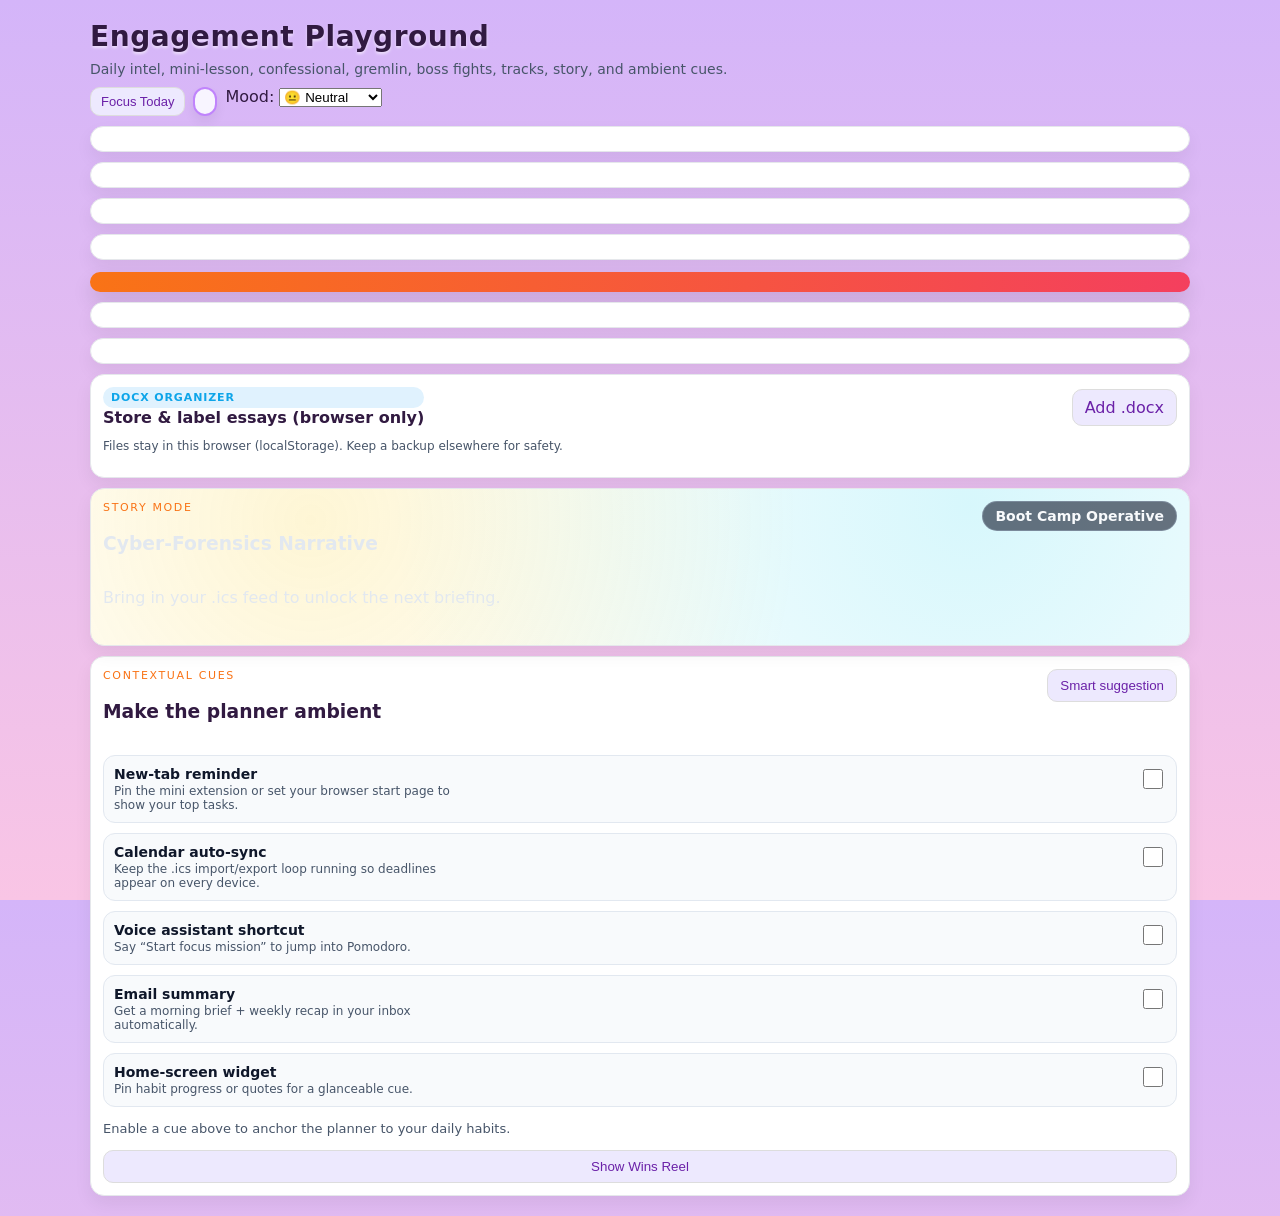
<file: engagement-tab.html>
<!doctype html>
<html lang="en">
<head>
  <meta charset="UTF-8">
  <title>Planner Engagement Hub</title>
  <link rel="stylesheet" href="Index.css">
  <style>
    body{margin:0;font-family:system-ui,-apple-system,Segoe UI,sans-serif;background:linear-gradient(180deg,var(--bg1,#e0bdfd),var(--bg2,#fbcfe8));color:var(--ink,#0f172a);}
    .wrap{max-width:1100px;margin:0 auto;padding:20px;}
    header h1{margin:0 0 8px;}
    .view-controls{display:flex;flex-wrap:wrap;gap:8px;margin:10px 0;}
    .btn{background:#ede9fe;color:#6b21a8;border:1px solid #ddd;padding:8px 12px;border-radius:10px;cursor:pointer;}
    .section-label{font-weight:700;margin-top:16px;}
    .card-shell{padding:12px;border-radius:14px;border:1px solid #e5e7eb;background:#fff;box-shadow:0 8px 18px rgba(0,0,0,.06);margin-top:10px;}
  </style>
</head>
<body>
  <div class="wrap">
    <header>
      <h1>Engagement Playground</h1>
      <p>Daily intel, mini-lesson, confessional, gremlin, boss fights, tracks, story, and ambient cues.</p>
      <div class="view-controls">
        <button class="btn" id="focus-today">Focus Today</button>
        <div id="rpg-hud" class="rpg-hud"></div>
        <div class="mood-energy">
          <label> Mood:
            <select id="mood-select">
              <option value="neutral">😐 Neutral</option>
              <option value="tired">😵‍💫 Tired</option>
              <option value="energized">🔥 Energized</option>
            </select>
          </label>
        </div>
      </div>
    </header>

    <div id="daily-intel-card" class="daily-intel-card card-shell"></div>
    <div id="mini-session" class="mini-session card-shell"></div>
    <div id="crime-card" class="crime-card card-shell"></div>
    <div id="gremlin-card" class="gremlin-card card-shell"></div>
    <div id="danger-zone" class="danger-zone"></div>
    <div id="boss-board" class="card-shell"></div>
    <div id="smart-pair-card" class="smart-pair-card card-shell"></div>
    <div id="docx-card" class="card-shell">
      <div style="display:flex;justify-content:space-between;align-items:center;gap:10px;">
        <div>
          <div class="smart-chip">Docx organizer</div>
          <strong>Store & label essays (browser only)</strong>
        </div>
        <label class="btn" for="docx-input">Add .docx</label>
        <input id="docx-input" type="file" accept=".docx" style="display:none;">
      </div>
      <p class="note">Files stay in this browser (localStorage). Keep a backup elsewhere for safety.</p>
      <div id="docx-list"></div>
    </div>

    <div id="story-mode-card" class="story-mode-card card-shell" aria-live="polite">
      <div class="story-mode-head">
        <div>
          <p class="story-chip">Story Mode</p>
          <h3>Cyber-Forensics Narrative</h3>
        </div>
        <div id="story-mode-stage" class="story-mode-stage">Boot Camp Operative</div>
      </div>
      <p id="story-mode-text">Bring in your .ics feed to unlock the next briefing.</p>
      <ul id="story-mode-list" class="story-mode-list"></ul>
      <div id="story-mode-footer" class="story-mode-footer"></div>
    </div>

    <div id="integration-card" class="integration-card card-shell">
      <div class="integration-head">
        <div>
          <p class="story-chip">Contextual Cues</p>
          <h3>Make the planner ambient</h3>
        </div>
        <button class="btn ghost" type="button" id="integration-nudge">Smart suggestion</button>
      </div>
      <div class="integration-list">
        <label class="integration-toggle">
          <div>
            <strong>New-tab reminder</strong>
            <small>Pin the mini extension or set your browser start page to show your top tasks.</small>
          </div>
          <input type="checkbox" data-integration="newTab">
        </label>
        <label class="integration-toggle">
          <div>
            <strong>Calendar auto-sync</strong>
            <small>Keep the .ics import/export loop running so deadlines appear on every device.</small>
          </div>
          <input type="checkbox" data-integration="calendar">
        </label>
        <label class="integration-toggle">
          <div>
            <strong>Voice assistant shortcut</strong>
            <small>Say “Start focus mission” to jump into Pomodoro.</small>
          </div>
          <input type="checkbox" data-integration="voice">
        </label>
        <label class="integration-toggle">
          <div>
            <strong>Email summary</strong>
            <small>Get a morning brief + weekly recap in your inbox automatically.</small>
          </div>
          <input type="checkbox" data-integration="email">
        </label>
        <label class="integration-toggle">
          <div>
            <strong>Home-screen widget</strong>
            <small>Pin habit progress or quotes for a glanceable cue.</small>
          </div>
          <input type="checkbox" data-integration="widget">
        </label>
      </div>
      <p class="integration-note" id="integration-nudge-text">Enable a cue above to anchor the planner to your daily habits.</p>
    </div>

  </div>

  <div id="toast" class="toast" role="status" aria-live="polite">Saved</div>
  <div id="celebration-overlay" class="celebration hidden" aria-live="polite">
    <div class="celebration-card">
      <div class="celebration-icon">🔥</div>
      <h3 id="celebration-title">Streak Extended!</h3>
      <p id="celebration-text">Keep this pace and HQ will promote you fast.</p>
      <button class="btn celebration-btn" id="celebration-close" type="button">Keep grinding</button>
      <div class="celebration-orbs">
        <span class="celebration-orb orb-a"></span>
        <span class="celebration-orb orb-b"></span>
        <span class="celebration-orb orb-c"></span>
      </div>
    </div>
  </div>
  <div id="duck-overlay" class="duck-overlay" aria-live="polite" style="display:none;">
     <div class="duck-face">🦆</div>
     <div class="duck-text" id="duck-text">Duck mode ready.</div>
  </div>

  <script src="Index2.js"></script>
</body>
</html>
</file>
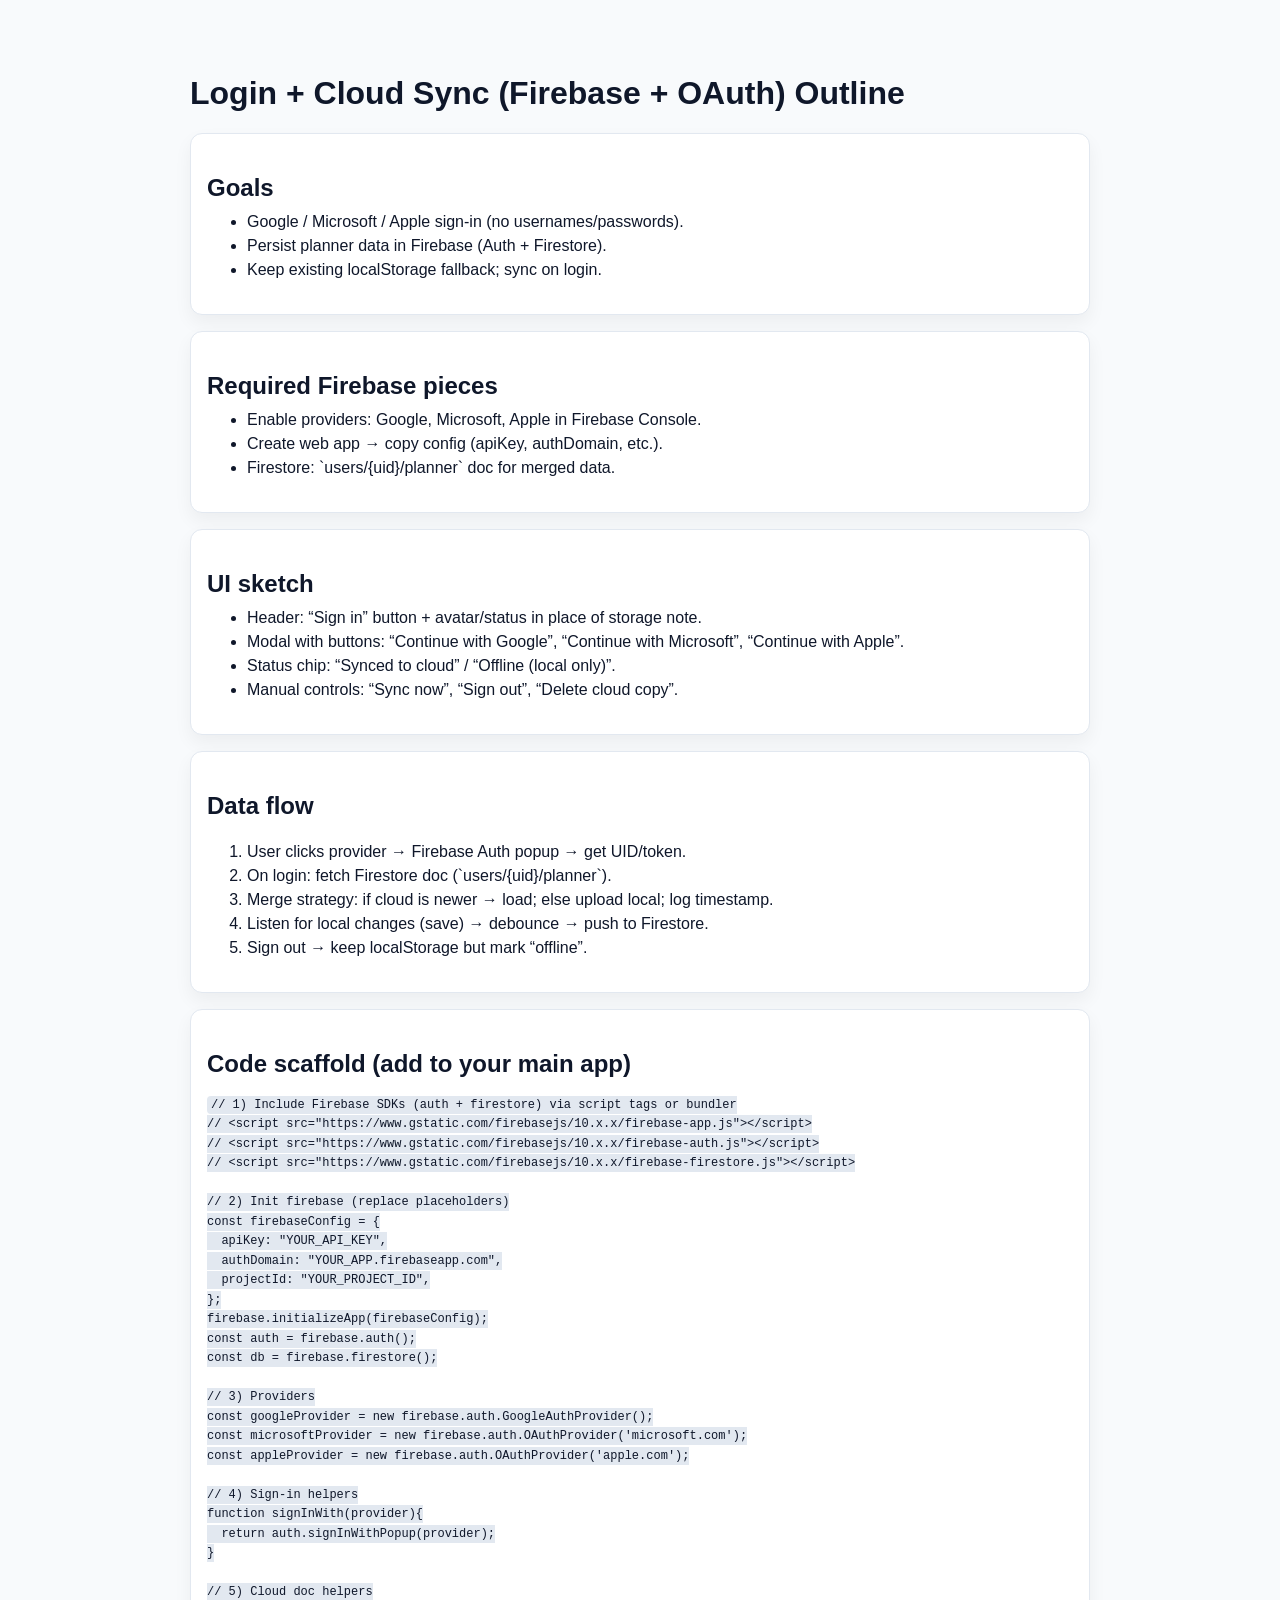
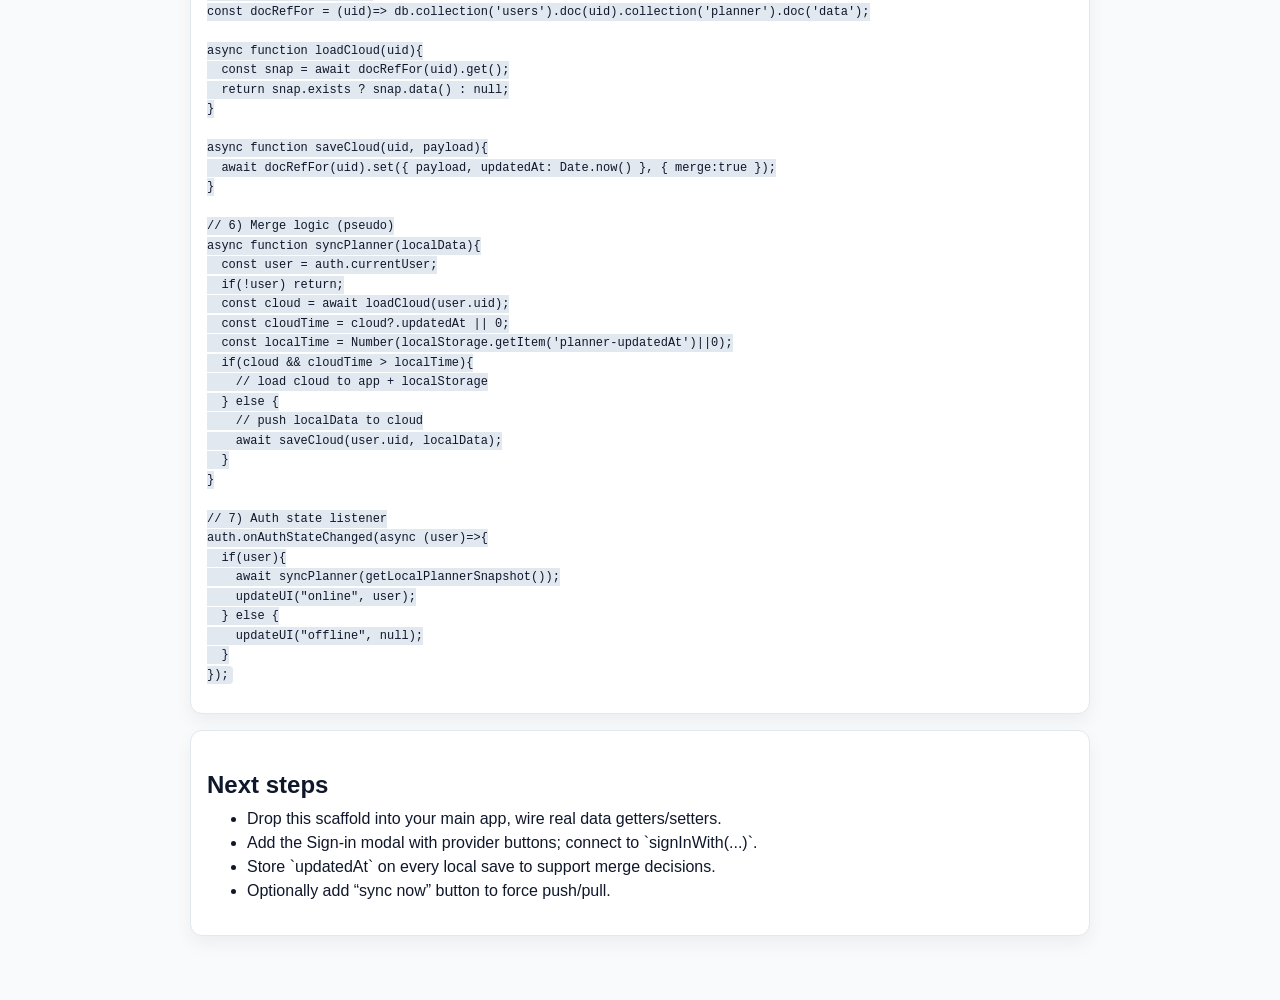
<file: login-outline.html>
<!doctype html>
<html lang="en">
<head>
  <meta charset="UTF-8">
  <title>Auth & Cloud Sync Outline</title>
  <style>
    body{font-family:Arial, sans-serif;max-width:900px;margin:2rem auto;padding:1rem;line-height:1.5;background:#f8fafc;color:#0f172a;}
    h1,h2{color:#0f172a;margin-bottom:.25rem;}
    code{background:#e2e8f0;padding:2px 4px;border-radius:4px;font-size:12px;}
    .card{background:#fff;border:1px solid #e2e8f0;border-radius:12px;padding:1rem;margin:1rem 0;box-shadow:0 8px 18px rgba(0,0,0,.05);}
    ul{margin-top:.25rem;}
  </style>
</head>
<body>
  <h1>Login + Cloud Sync (Firebase + OAuth) Outline</h1>

  <div class="card">
    <h2>Goals</h2>
    <ul>
      <li>Google / Microsoft / Apple sign-in (no usernames/passwords).</li>
      <li>Persist planner data in Firebase (Auth + Firestore).</li>
      <li>Keep existing localStorage fallback; sync on login.</li>
    </ul>
  </div>

  <div class="card">
    <h2>Required Firebase pieces</h2>
    <ul>
      <li>Enable providers: Google, Microsoft, Apple in Firebase Console.</li>
      <li>Create web app → copy config (apiKey, authDomain, etc.).</li>
      <li>Firestore: `users/{uid}/planner` doc for merged data.</li>
    </ul>
  </div>

  <div class="card">
    <h2>UI sketch</h2>
    <ul>
      <li>Header: “Sign in” button + avatar/status in place of storage note.</li>
      <li>Modal with buttons: “Continue with Google”, “Continue with Microsoft”, “Continue with Apple”.</li>
      <li>Status chip: “Synced to cloud” / “Offline (local only)”.</li>
      <li>Manual controls: “Sync now”, “Sign out”, “Delete cloud copy”.</li>
    </ul>
  </div>

  <div class="card">
    <h2>Data flow</h2>
    <ol>
      <li>User clicks provider → Firebase Auth popup → get UID/token.</li>
      <li>On login: fetch Firestore doc (`users/{uid}/planner`).</li>
      <li>Merge strategy: if cloud is newer → load; else upload local; log timestamp.</li>
      <li>Listen for local changes (save) → debounce → push to Firestore.</li>
      <li>Sign out → keep localStorage but mark “offline”.</li>
    </ol>
  </div>

  <div class="card">
    <h2>Code scaffold (add to your main app)</h2>
<pre><code>// 1) Include Firebase SDKs (auth + firestore) via script tags or bundler
// &lt;script src="https://www.gstatic.com/firebasejs/10.x.x/firebase-app.js"&gt;&lt;/script&gt;
// &lt;script src="https://www.gstatic.com/firebasejs/10.x.x/firebase-auth.js"&gt;&lt;/script&gt;
// &lt;script src="https://www.gstatic.com/firebasejs/10.x.x/firebase-firestore.js"&gt;&lt;/script&gt;

// 2) Init firebase (replace placeholders)
const firebaseConfig = {
  apiKey: "YOUR_API_KEY",
  authDomain: "YOUR_APP.firebaseapp.com",
  projectId: "YOUR_PROJECT_ID",
};
firebase.initializeApp(firebaseConfig);
const auth = firebase.auth();
const db = firebase.firestore();

// 3) Providers
const googleProvider = new firebase.auth.GoogleAuthProvider();
const microsoftProvider = new firebase.auth.OAuthProvider('microsoft.com');
const appleProvider = new firebase.auth.OAuthProvider('apple.com');

// 4) Sign-in helpers
function signInWith(provider){
  return auth.signInWithPopup(provider);
}

// 5) Cloud doc helpers
const docRefFor = (uid)=> db.collection('users').doc(uid).collection('planner').doc('data');

async function loadCloud(uid){
  const snap = await docRefFor(uid).get();
  return snap.exists ? snap.data() : null;
}

async function saveCloud(uid, payload){
  await docRefFor(uid).set({ payload, updatedAt: Date.now() }, { merge:true });
}

// 6) Merge logic (pseudo)
async function syncPlanner(localData){
  const user = auth.currentUser;
  if(!user) return;
  const cloud = await loadCloud(user.uid);
  const cloudTime = cloud?.updatedAt || 0;
  const localTime = Number(localStorage.getItem('planner-updatedAt')||0);
  if(cloud && cloudTime > localTime){
    // load cloud to app + localStorage
  } else {
    // push localData to cloud
    await saveCloud(user.uid, localData);
  }
}

// 7) Auth state listener
auth.onAuthStateChanged(async (user)=>{
  if(user){
    await syncPlanner(getLocalPlannerSnapshot());
    updateUI("online", user);
  } else {
    updateUI("offline", null);
  }
});
</code></pre>
  </div>

  <div class="card">
    <h2>Next steps</h2>
    <ul>
      <li>Drop this scaffold into your main app, wire real data getters/setters.</li>
      <li>Add the Sign-in modal with provider buttons; connect to `signInWith(...)`.</li>
      <li>Store `updatedAt` on every local save to support merge decisions.</li>
      <li>Optionally add “sync now” button to force push/pull.</li>
    </ul>
  </div>
</body>
</html>
</file>
<file: Index.css>
:root {
    --bg1:#d4b5f9; --bg2:#f9c5e5; --ink:#311a41; --card:#fff; --accent:#a855f7;
    --blue:#3b82f6; --green:#22c55e; --red:#ef4444; --amber:#f59e0b; --violet:#8b5cf6; --slate:#cbd5e1;
  }
  html,body{height:100%}
  body{ margin:0; font-family: system-ui,-apple-system,Segoe UI,Roboto,Helvetica,Arial,sans-serif;
    color:var(--ink); background: linear-gradient(180deg,var(--bg1),var(--bg2)); }
  .wrap{max-width:1100px;margin:0 auto;padding:24px}
  header h1{margin:0;font-size:28px;letter-spacing:.02em;text-shadow:0 2px 3px rgba(255,255,255,.6)}
  header p{margin:6px 0 0;color:#475569;font-size:14px}
nav{display:flex;flex-wrap:wrap;gap:8px;margin-top:12px}
.nav, nav, .controls, .view-controls{position:relative;z-index:5;}
.tab{border:2px solid #c084fc;background:#f3e8ff;color:var(--ink);padding:8px 12px;border-radius:12px;font-size:14px;cursor:pointer}
.tab[aria-selected="true"]{background:#e9d5ff;border-color:var(--accent)}
  .controls{display:flex;flex-wrap:wrap;gap:12px;margin-top:12px;align-items:center}
  .toggle{display:flex;gap:8px;align-items:center;background:#fff8; padding:6px 10px; border-radius:10px; border:1px solid #e9d5ff}
.btn{background:#ede9fe;color:#6b21a8;border:1px solid #ddd;padding:8px 12px;border-radius:10px;cursor:pointer}
.btn:disabled{opacity:.6;cursor:not-allowed}
.dark-contrast .tab,
.dark-contrast .btn,
.dark-contrast .toggle{
  background:#111827;
  color:#f8fafc !important;
  border-color:#334155;
  box-shadow:0 8px 14px rgba(0,0,0,.25);
}
.dark-contrast .tab[aria-selected="true"]{
  background:#0b1220;
  border-color:#6366f1;
}
.dark-contrast .toggle{background:#111827;}
.dark-contrast .toggle span{color:#f8fafc;}
.grid{display:grid;grid-template-columns:repeat(1,minmax(0,1fr));gap:16px; margin-top:12px}
  @media(min-width:700px){.grid{grid-template-columns:repeat(2,minmax(0,1fr))}}
  @media(min-width:1024px){.grid{grid-template-columns:repeat(3,minmax(0,1fr))}}
  .card{
    position:relative;background:var(--card);border-radius:20px;border:3px solid transparent;
    box-shadow:0 4px 8px rgba(0,0,0,.05);padding-top:26px;padding-bottom:40px;overflow:visible;
    border-image: linear-gradient(45deg,#f9a8d4,#c084fc) 1;
  }
  .day{position:absolute;top:-20px;left:50%;transform:translateX(-50%);margin:0;background:#fff;border:2px solid var(--accent);border-radius:999px;
    width:78%;padding:6px 18px;text-align:center;font-weight:600;box-shadow:0 6px 12px rgba(168,85,247,.15)}
  .content{padding:36px 16px 12px}
  .title{font-weight:600;margin-bottom:8px;color:#6b21a8}
  .row{display:flex;gap:10px;align-items:flex-start;padding:10px 12px;margin:8px 0;border-radius:14px;background:#f8fbff;border:1px solid #e2e8f0;box-shadow:0 8px 14px rgba(0,0,0,.05);position:relative;cursor:grab}
  .row::before{content:"✨";font-size:14px;position:absolute;left:10px;top:10px;}
  .row[data-tag="blue"]{background:#e0f2fe;border-color:#bfdbfe}
  .row[data-tag="blue"]::before{content:"📘";}
  .row[data-tag="green"]{background:#e7f9f0;border-color:#bbf7d0}
  .row[data-tag="green"]::before{content:"🏃";}
  .row[data-tag="red"]{background:#fff1f2;border-color:#fecdd3}
  .row[data-tag="red"]::before{content:"🍽️";}
  .row[data-tag="amber"]{background:#fef9c3;border-color:#fde68a}
  .row[data-tag="amber"]::before{content:"🧘";}
  .row[data-tag="violet"]{background:#f3e8ff;border-color:#e9d5ff}
  .row[data-tag="violet"]::before{content:"🌙";}
  .row textarea{flex:1;min-height:40px;font-size:14px;border:1px solid #e0cffc;border-radius:12px;background:#f8f5ff;padding:10px 12px;resize:vertical;box-shadow:inset 0 1px 2px rgba(0,0,0,.04)}
  .row .read{white-space:pre-wrap;font-size:14px;line-height:1.35;padding:8px 10px;border-radius:12px;background:rgba(255,255,255,.7);flex:1;}
  .remove{background:#fff;border:none;color:#a855f7;font-size:16px;cursor:pointer}
  .remove:disabled{opacity:.4;cursor:not-allowed}
  .addrow{background:#ede9fe;color:#6b21a8;border:1px solid #ddd;padding:6px 10px;border-radius:8px;cursor:pointer}
  .addrow:disabled{opacity:.6;cursor:not-allowed}
  .mood{display:flex;justify-content:center;gap:6px;padding:8px 0 12px}
  .mood span{cursor:pointer;font-size:20px;transition:transform .15s ease}
  .mood span:hover{transform:scale(1.2)}
  .mood .sel{transform:scale(1.35);filter:drop-shadow(0 0 2px rgba(168,85,247,.6))}
  .row.dragging{opacity:.6;}
  button,.tab,.btn,.addrow,.remove{
    transition:transform .15s ease,box-shadow .2s ease;
  }
  .btn-press{
    transform:translateY(1px) scale(.97);
    box-shadow:0 12px 25px rgba(49,26,65,.18) inset;
  }
  .day-toggle{background:#ede9fe;border:none;color:#6b21a8;border-radius:999px;padding:4px 10px;font-size:12px;margin:4px auto;display:none;}
  .card.collapsed .content{display:none;}
  .card.collapsed .day-toggle{transform:rotate(180deg);}
  .planner-exports{display:flex;flex-wrap:wrap;gap:8px;margin-top:8px;}
  .view-controls{display:flex;flex-wrap:wrap;gap:6px;margin-top:8px;}
  .view-controls .btn{font-size:13px;padding:6px 10px;}
  .mood span:focus-visible{outline:2px solid #a855f7;outline-offset:3px;}
  /* Decorations: use provided images, sized to fit */


  
.decor{position:fixed;z-index:3;pointer-events:none;animation:float 6s ease-in-out infinite;opacity:.95;filter: drop-shadow(0 2px 4px rgba(0,0,0,.15));}
#pglasses-icon{top:.5rem;left:.5rem;width:120px;height:auto}
#phone-icon{top:.5rem;right:1rem;width:88px;height:auto;transform:rotate(-6deg)}
  @keyframes float{0%{transform:translateY(0)}50%{transform:translateY(-10px)}100%{transform:translateY(0)}}
  .hidden{display:none!important}
  .note{font-size:12px;color:#475569}
  .toast{position:fixed;top:12px;left:50%;transform:translateX(-50%);background:#10b981;color:white;padding:10px 14px;border-radius:10px;box-shadow:0 6px 18px rgba(0,0,0,.15);z-index:50;opacity:0;transition:opacity .2s ease}
  .toast.show{opacity:1}
  .warn{background:#f59e0b}
  .err{background:#ef4444}
  .journal-card{margin-top:28px;padding:24px;border-radius:32px;background:linear-gradient(180deg,#ffe1f2,#e8ddff);box-shadow:0 30px 40px rgba(134,76,191,.25);border:1px solid rgba(255,255,255,.7);}
  .journal-card h3{margin:0 0 6px;font-size:20px;color:#79216d;}
  .journal-card p.help{margin:0 0 16px;font-size:13px;color:#5e4968;}
  .journal-form{display:grid;gap:12px;background:rgba(255,255,255,.92);border-radius:24px;padding:16px;border:1px solid #f6d5ff;}
  .journal-row{display:flex;flex-wrap:wrap;gap:12px;}
  .journal-form input,.journal-form select,.journal-form textarea{flex:1;min-width:140px;border:1px solid #e2c2f8;border-radius:10px;padding:10px;font-family:inherit;font-size:14px;background:#fff;}
  .journal-form textarea{min-height:80px;resize:vertical;}
  .journal-form button{align-self:flex-start;background:#f472b6;color:white;border:none;border-radius:12px;padding:10px 18px;font-weight:600;cursor:pointer;box-shadow:0 10px 20px rgba(244,114,182,.35);}
  .journal-feed{margin-top:18px;display:grid;gap:12px;}
  .journal-entry{background:rgba(255,255,255,.95);border-radius:18px;padding:14px;border:1px solid #f2e6ff;box-shadow:0 8px 18px rgba(95,63,116,.12);}
  .journal-entry h4{margin:0;font-size:16px;color:#6b21a8;}
  .journal-entry .meta{font-size:12px;color:#7c7491;margin:4px 0 10px;}
  .journal-empty{font-size:13px;color:#6b21a8;text-align:center;}
  .notes-card{margin-top:18px;padding:24px;border-radius:28px;background:#fff;border:2px solid #f3e8ff;box-shadow:0 20px 45px rgba(49,26,65,.15);}
  .notes-head{display:flex;flex-wrap:wrap;justify-content:space-between;gap:12px;}
  .notes-head h3{margin:0;font-size:22px;color:#6b21a8;}
  .notes-controls{display:flex;flex-wrap:wrap;gap:8px;}
  .notes-importer{margin:18px 0;display:grid;gap:8px;}
  .notes-importer textarea{width:100%;min-height:100px;border:1px solid #e0d7fc;border-radius:12px;padding:10px;font-family:inherit;font-size:14px;}
  .notes-feed{display:grid;gap:14px;}
  .note-entry{border:1px solid #e0d7fc;border-radius:16px;padding:14px;background:#fdfbff;}
  .note-entry h4{margin:0;font-size:16px;color:#4c1d95;}
  .note-meta{font-size:12px;color:#6b6b89;margin:4px 0 8px;}
  .notes-empty{font-size:13px;color:#6b6b89;text-align:center;padding:16px;border:1px dashed #d6c6ff;border-radius:14px;background:#fcfaff;}
  .habit-row{display:flex;flex-direction:column;gap:12px;padding:16px;border-radius:18px;border:1px solid #f5d9ff;background:#fff;box-shadow:0 10px 20px rgba(134,76,191,.08);}
  @media(min-width:700px){.habit-row{flex-direction:row;justify-content:space-between;align-items:center;}}
  .habit-info{display:flex;align-items:center;gap:10px;flex:1;}
  .habit-info input,.habit-info select{border:1px solid #e0c7ff;border-radius:10px;padding:6px 10px;font-size:14px;}
  .habit-days{display:flex;flex-wrap:wrap;gap:6px;align-items:center;}
  .habit-day{width:32px;height:32px;border-radius:50%;border:1px solid #e2e8f0;background:#fff;color:#6b21a8;font-weight:600;cursor:pointer;transition:.15s;box-shadow:0 4px 8px rgba(105,65,159,.12);}
  .habit-day.on{background:#a855f7;color:#fff;border-color:#9333ea;box-shadow:0 8px 14px rgba(168,85,247,.3);}
  .habit-empty{font-size:13px;color:#6b21a8;text-align:center;padding:18px;border-radius:14px;border:1px dashed #d5b4f3;background:#fff5ff;}
  .habit-history{display:flex;gap:6px;margin-top:6px;}
  .habit-history-day{width:18px;height:18px;border-radius:999px;border:1px solid #f5d9ff;background:#fdf5ff;box-shadow:0 2px 6px rgba(134,76,191,.12);}
  .habit-history-day.on{background:#a855f7;border-color:#a855f7;box-shadow:0 4px 12px rgba(168,85,247,.35);}
  .habit-streak{margin-left:auto;font-size:12px;color:#6b21a8;display:flex;flex-direction:column;align-items:flex-end;}
  .habit-streak-best{font-size:10px;color:#4c1d95;margin-top:2px;}
  .habit-streak-hub{margin-bottom:12px;padding:10px;border-radius:18px;background:#f8f2ff;border:1px solid #e0d7ff;display:flex;flex-direction:column;gap:8px;}
  .habit-streak-days{display:flex;gap:6px;flex-wrap:wrap;}
  .habit-streak-day{display:flex;flex-direction:column;align-items:center;gap:4px;width:52px;padding:6px;border-radius:12px;border:1px solid transparent;font-size:12px;background:#fff5ff;color:#6b21a8;}
  .habit-streak-day.on{background:#ecfdf3;border-color:#bbf7d0;color:#065f46;box-shadow:0 4px 12px rgba(34,197,94,.2);}
  .habit-streak-day .day-label{font-size:10px;font-weight:600;text-transform:uppercase;letter-spacing:.1em;}
  .habit-streak-day .fire-icon{font-size:18px;}
  .habit-streak-info{font-size:13px;color:#4c1d95;font-weight:600;}
  .streak-freeze-bar{background:#0f172a;color:#e2e8f0;border-radius:16px;padding:10px 12px;display:flex;flex-wrap:wrap;gap:10px;align-items:center;border:1px solid #1e293b;box-shadow:0 10px 22px rgba(15,23,42,.3);}
  .streak-freeze-bar .freeze-title{font-weight:700;font-size:15px;margin-bottom:2px;}
  .streak-freeze-bar .freeze-note{font-size:12px;color:#cbd5e1;}
  .streak-freeze-bar .freeze-actions{display:flex;gap:8px;align-items:center;flex-wrap:wrap;margin-left:auto;}
  .streak-freeze-bar .freeze-count{background:#111827;padding:6px 10px;border-radius:10px;border:1px solid #1f2a44;font-weight:700;}
  .streak-freeze-bar .btn{background:#1f2937;color:#f8fafc;border-color:#334155;}
  .streak-freeze-bar .btn:disabled{opacity:.55;}
  #confetti-wrapper{pointer-events:none;position:fixed;inset:0;overflow:hidden;z-index:60;}
  .confetti-piece{position:absolute;top:-10px;width:10px;height:4px;border-radius:999px;opacity:0;animation:confetti-fall 2s linear forwards;}
  @keyframes confetti-fall{
    0%{opacity:1;transform:translateY(0) rotate(0deg);}
    100%{opacity:0;transform:translateY(100vh) rotate(360deg);}
  }

  /* Pomodoro timer */
  .pomo-card{background:#171a2b;color:#e8eaf6;border-radius:24px;padding:24px;margin-top:12px;box-shadow:0 18px 35px rgba(15,18,34,.45);}
  .pomo-header{display:flex;flex-wrap:wrap;justify-content:space-between;gap:12px;margin-bottom:18px;}
  .pomo-durations{margin-top:4px;font-size:13px;color:#a8acc7;}
  .pomo-focus-input{display:flex;align-items:center;gap:8px;font-size:14px;color:#e8eaf6;}
  .pomo-focus-input input{width:70px;padding:6px 8px;border-radius:10px;border:1px solid rgba(255,255,255,.25);background:#0f1222;color:#e8eaf6;}
  .pomo-layout{display:grid;grid-template-columns:1.1fr .9fr;gap:16px;}
  @media(max-width:900px){.pomo-layout{grid-template-columns:1fr;}}
  .pomo-panel,.pomo-side-card{background:rgba(255,255,255,.03);border:1px solid rgba(255,255,255,.08);border-radius:18px;padding:18px;}
  .pomo-status{display:flex;justify-content:space-between;align-items:center;font-size:14px;color:#a8acc7;}
  .pomo-circle{width:200px;height:200px;margin:12px auto;border-radius:50%;background:conic-gradient(#7c8cff var(--deg,0deg),#1f2344 var(--deg,0deg));display:flex;align-items:center;justify-content:center;position:relative;transition:background .3s ease;box-shadow:0 10px 30px rgba(0,0,0,.35);}
  .pomo-circle::after{content:"";position:absolute;inset:18px;border-radius:50%;background:#0f1222;box-shadow:inset 0 2px 6px rgba(0,0,0,.55);}
  .pomo-time{font-size:64px;font-weight:700;text-align:center;font-variant-numeric:tabular-nums;margin:0;position:relative;z-index:1;}
  .pomo-progress{display:none;}
  .pomo-mode{text-align:center;color:#a8acc7;font-size:13px;margin:8px 0;}
  .pomo-dots{display:flex;gap:10px;justify-content:center;margin:12px 0;}
  .pomo-dot{width:16px;height:16px;border-radius:50%;background:#2a2f54;border:1px solid rgba(255,255,255,.25);}
  .pomo-dot.on{background:conic-gradient(from 180deg,#7c8cff,#39d98a);box-shadow:0 0 16px rgba(124,140,255,.4);}
  .pomo-controls-row{display:flex;flex-wrap:wrap;gap:10px;justify-content:center;margin-top:14px;}
  .pomo-btn{border:none;border-radius:12px;padding:10px 16px;font-weight:600;cursor:pointer;box-shadow:0 8px 16px rgba(0,0,0,.35);}
  .pomo-btn.primary{background:linear-gradient(180deg,#7c8cff,#4b56d6);color:white;}
  .pomo-btn.ghost{background:transparent;color:#e8eaf6;border:1px solid rgba(255,255,255,.25);box-shadow:none;}
  .pomo-btn.danger{background:#ff6b6b;color:white;}
  .pomo-side{display:grid;gap:12px;}
  .pomo-task-suggest{display:flex;align-items:center;justify-content:space-between;gap:12px;flex-wrap:wrap;padding:12px;border-radius:14px;border:1px dashed rgba(255,255,255,.25);background:rgba(57,217,138,.08);font-size:14px;}
  .pomo-task-suggest strong{color:#d7ffe8;}
  .pomo-pill{padding:10px 12px;border-radius:14px;background:rgba(255,255,255,.05);border:1px solid rgba(255,255,255,.08);display:flex;flex-direction:column;gap:4px;font-size:13px;}
  .pomo-pill.done{background:rgba(57,217,138,.18);border-color:#39d98a;}
  .pomo-check{display:flex;align-items:center;gap:6px;font-size:12px;color:#d7ffe8;margin-top:4px;}
  .pomo-check input{width:16px;height:16px;accent-color:#39d98a;}
  .pomo-shortcuts{display:grid;gap:8px;}
  .pomo-shortcuts div{display:flex;justify-content:space-between;align-items:center;padding:8px 10px;border-radius:12px;background:rgba(255,255,255,.04);border:1px solid rgba(255,255,255,.08);font-size:14px;}
  .pomo-shortcuts .kbd{background:#10122a;border-color:rgba(255,255,255,.15);color:#e8eaf6;}
  .pomo-side-card .note{color:#cbd5f5;margin-top:10px;font-size:12px;}
  .pomo-weekdays{display:flex;flex-wrap:wrap;gap:6px;margin-top:8px;}
.pomo-weekday{width:30px;height:30px;border-radius:8px;border:1px solid rgba(255,255,255,.15);background:rgba(255,255,255,.06);color:#e8eaf6;font-weight:700;cursor:pointer;display:flex;align-items:center;justify-content:center;transition:.15s;}
.pomo-weekday.on{background:rgba(57,217,138,.22);border-color:#39d98a;box-shadow:0 0 10px rgba(57,217,138,.35);}

/* Class dashboard */
.class-dashboard{display:flex;flex-direction:column;gap:14px;background:rgba(255,255,255,.85);border:2px solid #f3e8ff;border-radius:18px;padding:16px;}
.class-filter{display:flex;flex-wrap:wrap;gap:8px;}
.class-tabs{display:flex;flex-wrap:wrap;gap:8px;}
.class-tab{border:2px solid #c084fc;background:#f9f5ff;color:#4c1d95;padding:8px 12px;border-radius:12px;cursor:pointer;font-weight:600;}
.class-tab.on{background:#e9d5ff;}
.class-card{background:white;border:2px solid #e5e7eb;border-radius:16px;padding:14px;box-shadow:0 6px 14px rgba(0,0,0,.05);}
.class-card-head{display:flex;align-items:center;justify-content:space-between;gap:12px;}
.class-term-pill{background:#eef2ff;color:#4338ca;border-radius:999px;padding:6px 10px;font-size:12px;font-weight:700;border:1px solid #c7d2fe;}
.class-assignments{display:flex;flex-direction:column;gap:10px;margin-top:10px;}
.class-assignment{border:1px solid #e5e7eb;border-radius:10px;padding:10px 12px;background:#faf5ff;}
.class-assignment-title{font-weight:700;font-size:14px;color:#4c1d95;}
.class-assignment-meta{font-size:12px;color:#475569;margin-top:4px;}
.class-path-card{margin-top:10px;padding:14px;border-radius:18px;background:#0b1624;border:1px solid #13253d;box-shadow:0 14px 28px rgba(15,23,42,.35);color:#e2e8f0;position:relative;overflow:hidden;}
.class-path-card::after{content:"";position:absolute;inset:0;background:radial-gradient(circle at 20% 30%,rgba(168,85,247,.08),transparent 46%),radial-gradient(circle at 80% 80%,rgba(16,185,129,.08),transparent 50%);pointer-events:none;}
.class-path-head{display:flex;justify-content:space-between;gap:10px;align-items:center;}
.class-path-title{font-weight:800;letter-spacing:.03em;}
.class-path{display:flex;flex-direction:column;gap:18px;margin-top:12px;position:relative;}
.class-path::before{content:"";position:absolute;left:50%;top:18px;bottom:18px;width:4px;background:linear-gradient(180deg,#fbbf24,#22d3ee);opacity:.5;transform:translateX(-50%);border-radius:999px;}
.path-step{display:flex;align-items:center;gap:12px;position:relative;}
.path-step.alt{flex-direction:row-reverse;}
.path-connector{position:absolute;left:50%;bottom:-16px;transform:translateX(-50%);width:4px;height:22px;background:linear-gradient(180deg,#22d3ee,transparent);opacity:.7;}
.path-node{width:68px;height:68px;border-radius:999px;display:flex;align-items:center;justify-content:center;font-size:28px;font-weight:800;color:#0f172a;background:#fef3c7;border:3px solid #fcd34d;box-shadow:0 8px 18px rgba(0,0,0,.35);}
.path-node.done{background:#16a34a;color:#ecfdf3;border-color:#86efac;box-shadow:0 10px 20px rgba(22,163,74,.35);}
.path-node.next{background:#38bdf8;color:#0b1727;border-color:#67e8f9;}
.path-label{background:rgba(255,255,255,.05);border:1px solid rgba(226,232,240,.12);padding:8px 10px;border-radius:12px;backdrop-filter:blur(6px);max-width:360px;}
.path-label strong{display:block;font-size:14px;color:#f8fafc;}
.path-label small{display:block;font-size:12px;color:#cbd5e1;margin-top:2px;}

.rpg-hud{display:flex;align-items:center;gap:10px;padding:8px 10px;border:2px solid #c084fc;border-radius:14px;background:#f8f5ff;box-shadow:0 6px 12px rgba(0,0,0,.06);}
.rpg-title{font-weight:700;color:#6b21a8;}
.rpg-level{font-weight:600;color:#4c1d95;}
.rpg-progress{display:flex;flex-direction:column;gap:4px;min-width:160px;}
.rpg-bar{height:10px;border-radius:999px;border:1px solid #d8b4fe;background:#f3e8ff;overflow:hidden;}
.rpg-bar span{display:block;height:100%;background:linear-gradient(90deg,#a855f7,#f472b6);}
.rpg-xp{font-size:12px;color:#475569;}

.daily-streak-chip{display:flex;align-items:center;gap:10px;min-width:220px;padding:8px 12px;border-radius:14px;border:2px solid #22c55e;background:linear-gradient(120deg,#bbf7d0,#bfdbfe);color:#064e3b;box-shadow:0 10px 18px rgba(59,130,246,.18);}
.daily-streak-icon{font-size:22px;line-height:1;}
.daily-streak-label{font-size:12px;font-weight:700;letter-spacing:.02em;text-transform:uppercase;}
.daily-streak-count{font-size:18px;font-weight:800;}
.daily-streak-meta{font-size:12px;color:#065f46;}
.dark-contrast .daily-streak-chip{background:linear-gradient(120deg,#0f172a,#0b1220);border-color:#10b981;color:#e2e8f0;box-shadow:0 14px 28px rgba(0,0,0,.35);}
.dark-contrast .daily-streak-meta{color:#a5f3fc;}

.file-input-hidden{position:absolute;left:-9999px;}
.file-label{cursor:pointer;}

.habit-card{padding:24px;background:#fff7ff;border-image:none;border:3px solid #f0d7ff;box-shadow:0 18px 35px rgba(134,76,191,.25);}
.habit-header{display:flex;flex-wrap:wrap;justify-content:space-between;align-items:center;gap:12px;margin-bottom:18px;}
.habit-title{margin:0;font-size:24px;color:#79216d;}
.habit-list{display:flex;flex-direction:column;gap:12px;}
.habit-actions{display:flex;flex-wrap:wrap;gap:8px;margin-top:18px;}

.settings-panel{display:flex;flex-direction:column;gap:12px;}
.card-persist{background:#fff7ff;border:3px solid #f3dcff;}
.card-reset{background:#fffdf7;border:3px solid #ffdcb8;}
.tight-heading{margin-top:0;margin-bottom:6px;}
.reset-btn{margin-top:8px;}

.danger-zone{margin-top:12px;background:linear-gradient(90deg,#f97316,#f43f5e);padding:10px 12px;border-radius:14px;box-shadow:0 10px 20px rgba(0,0,0,.12);color:#fff;display:flex;flex-direction:column;gap:8px;}
.danger-label{font-weight:800;letter-spacing:.08em;text-transform:uppercase;font-size:11px;}
.danger-list{display:flex;flex-direction:column;gap:8px;}
.danger-item{background:rgba(255,255,255,.12);border:1px solid rgba(255,255,255,.25);border-radius:10px;padding:8px 10px;color:#fff;}
.danger-item.boss{border-color:#fff;box-shadow:0 0 0 2px rgba(255,255,255,.4);}
.danger-head{display:flex;align-items:center;justify-content:space-between;gap:10px;font-size:13px;}
.danger-title{font-weight:700;flex:1;}
.danger-status{font-weight:600;}
.danger-bar{margin-top:6px;height:8px;border-radius:999px;background:rgba(255,255,255,.3);overflow:hidden;}
.danger-bar span{display:block;height:100%;background:linear-gradient(90deg,#22c55e,#facc15);}
.danger-empty{color:#fff;font-weight:600;}
.danger-done-btn{background:rgba(255,255,255,.15);color:#fff;border:1px solid rgba(255,255,255,.35);padding:4px 8px;border-radius:8px;font-size:12px;cursor:pointer;}
.danger-done-btn:hover{background:rgba(255,255,255,.25);}
.danger-resource-card{background:rgba(255,255,255,.12);border:1px solid rgba(255,255,255,.28);border-radius:12px;padding:10px 12px;display:flex;flex-direction:column;gap:8px;color:#fff;}
.resource-head{display:flex;justify-content:space-between;align-items:flex-end;gap:10px;flex-wrap:wrap;}
.resource-title{font-weight:800;letter-spacing:.02em;}
.resource-sub{font-size:12px;opacity:.85;}
.resource-grid{display:flex;flex-wrap:wrap;gap:10px;}
.resource-pill{flex:1;min-width:220px;background:rgba(255,255,255,.08);border:1px solid rgba(255,255,255,.25);border-radius:10px;padding:10px;display:flex;flex-direction:column;gap:6px;}
.resource-label{font-weight:700;font-size:14px;}
.resource-note{margin:0;font-size:12px;opacity:.9;}
.resource-links{display:flex;gap:8px;flex-wrap:wrap;}
.resource-link{background:#fff;color:#0f172a;padding:6px 10px;border-radius:8px;font-weight:700;font-size:12px;text-decoration:none;box-shadow:0 6px 14px rgba(0,0,0,.18);}
.resource-link:hover{transform:translateY(-1px);}
.boss-card{margin-top:10px;background:rgba(0,0,0,.15);border:1px solid rgba(255,255,255,.4);border-radius:12px;padding:10px;box-shadow:0 10px 18px rgba(0,0,0,.18);color:#fff;}
.boss-head{display:flex;justify-content:space-between;align-items:center;font-weight:700;}
.boss-meta{font-size:12px;opacity:.9;}
.boss-visual{margin-top:8px;display:flex;align-items:center;gap:12px;}
.boss-monster{width:54px;height:54px;image-rendering:pixelated;background:linear-gradient(135deg,#a855f7,#ec4899);border:2px solid #fff;border-radius:8px;box-shadow:4px 6px 0 rgba(0,0,0,.25), inset 0 -6px 0 rgba(0,0,0,.2);}
.boss-monster::after{content:"";display:block;width:100%;height:100%;background:
  linear-gradient(90deg, transparent 45%, rgba(255,255,255,.4) 45%, rgba(255,255,255,.4) 55%, transparent 55%),
  linear-gradient(180deg, rgba(0,0,0,.25) 60%, transparent 60%);
}
.boss-bar{flex:1;height:12px;border-radius:999px;background:rgba(255,255,255,.25);overflow:hidden;border:1px solid rgba(255,255,255,.4);}
.boss-bar span{display:block;height:100%;background:linear-gradient(90deg,#22c55e,#facc15);}
.boss-note{font-size:12px;margin-top:8px;color:#f8fafc;}
.boss-attack{position:relative;display:block;}
.boss-attack.shell{width:12px;height:12px;border-radius:4px;background:#fbbf24;box-shadow:0 0 0 2px #78350f inset;animation:shootShell 1s ease-out forwards;}
.boss-attack.slash{width:36px;height:6px;background:linear-gradient(90deg,#f472b6,#a855f7);border-radius:3px;animation:slash 0.8s ease-out forwards;}
.boss-attack.blast{width:16px;height:16px;border-radius:50%;background:radial-gradient(circle,#22d3ee 0%,#0ea5e9 60%,transparent 100%);animation:blast 0.9s ease-out forwards;}
.boss-attack.spark{width:10px;height:10px;background:#facc15;border-radius:2px;box-shadow:0 0 10px #fde68a;animation:spark 0.7s ease-out forwards;}
@keyframes shootShell{0%{transform:translateX(-60px) translateY(-12px) scale(.8);opacity:0.8;}80%{opacity:1;}100%{transform:translateX(80px) translateY(6px) scale(1);opacity:0;}}
@keyframes slash{0%{transform:translateX(-50px) translateY(0) rotate(-6deg);opacity:1;}100%{transform:translateX(70px) translateY(-6px) rotate(6deg);opacity:0;}}
@keyframes blast{0%{transform:translateX(-40px) translateY(-10px) scale(.7);opacity:.9;}100%{transform:translateX(60px) translateY(0) scale(1.4);opacity:0;}}
@keyframes spark{0%{transform:translateX(-30px) translateY(-6px) scale(.5);opacity:1;}100%{transform:translateX(50px) translateY(4px) scale(1);opacity:0;}}

/* Threat card */
.threat-card{margin-top:8px;padding:10px;border-radius:12px;border:1px solid rgba(255,255,255,.4);background:rgba(0,0,0,.15);color:#fff;box-shadow:0 10px 20px rgba(0,0,0,.2);}
.threat-head{display:flex;justify-content:space-between;align-items:center;font-weight:700;}
.threat-badge{padding:4px 10px;border-radius:999px;font-size:12px;border:1px solid rgba(255,255,255,.4);}
.threat-gauge{margin-top:8px;height:10px;border-radius:999px;background:rgba(255,255,255,.2);overflow:hidden;}
.threat-gauge span{display:block;height:100%;background:linear-gradient(90deg,#22c55e,#ef4444);}
.threat-detail{margin-top:6px;font-size:12px;opacity:.9;}
.threat-card.level-green .threat-badge{background:#16a34a;border-color:#22c55e;}
.threat-card.level-yellow .threat-badge{background:#f59e0b;border-color:#fbbf24;}
.threat-card.level-orange .threat-badge{background:#f97316;border-color:#fb923c;}
.threat-card.level-red .threat-badge{background:#ef4444;border-color:#f87171;animation:threatPulse 1.6s ease-in-out infinite;}
@keyframes threatPulse{0%{box-shadow:0 0 0 0 rgba(239,68,68,.5);}70%{box-shadow:0 0 0 12px rgba(239,68,68,0);}100%{box-shadow:0 0 0 0 rgba(239,68,68,0);}}

.reply-card{margin-top:10px;padding:10px;border-radius:12px;border:1px solid rgba(255,255,255,.3);background:rgba(255,255,255,.08);color:#fff;display:flex;flex-direction:column;gap:8px;}
.reply-head{display:flex;justify-content:space-between;font-weight:700;}
.reply-meta{font-size:12px;opacity:.9;}
.reply-bar{height:10px;border-radius:999px;background:rgba(255,255,255,.2);overflow:hidden;}
.reply-bar span{display:block;height:100%;background:linear-gradient(90deg,#22c55e,#facc15);}
.reply-actions{display:flex;gap:8px;flex-wrap:wrap;}
.reply-actions .btn{padding:6px 10px;font-size:12px;}
.reply-note{font-size:12px;opacity:.9;}
.stability-strip{margin-top:8px;padding:10px;border-radius:12px;background:rgba(255,255,255,.08);border:1px solid rgba(255,255,255,.3);color:#fff;display:flex;flex-direction:column;gap:6px;}
.stability-strip.hidden{display:none;}
.stability-head{display:flex;justify-content:space-between;font-weight:700;}
.stability-meta{font-size:12px;opacity:.9;}
.stability-bar{height:10px;border-radius:999px;background:rgba(255,255,255,.2);overflow:hidden;}
.stability-bar span{display:block;height:100%;background:linear-gradient(90deg,#22c55e,#22d3ee);}
.stability-note{font-size:12px;opacity:.9;}

/* Bunker Mode */
body.theme-bunker{
  background:radial-gradient(circle at 20% 20%,#1e2328 0%,#0d0f12 45%,#0a0c0f 100%);
  color:#e5e7eb;
  font-family:"Consolas","SFMono-Regular","JetBrains Mono",monospace;
}
body.theme-bunker .card,
body.theme-bunker .class-card,
body.theme-bunker .workout-table-card{
  background:linear-gradient(180deg,#111418,#0c0e11);
  border:1px solid #334155;
  color:#e2e8f0;
  box-shadow:0 16px 30px rgba(0,0,0,.45);
}
body.theme-bunker .tab,
body.theme-bunker .btn,
body.theme-bunker .toggle,
body.theme-bunker .addrow,
body.theme-bunker .remove{
  background:#0f172a;
  color:#e2e8f0;
  border:1px solid #475569;
  box-shadow:0 10px 24px rgba(0,0,0,.35);
}
body.theme-bunker .tab[aria-selected="true"]{
  background:#111827;
  border-color:#22d3ee;
  color:#c7d2fe;
}
body.theme-bunker .danger-zone{
  background:linear-gradient(135deg,#1f2937,#111827);
  border:1px solid #eab308;
}
body.theme-bunker .danger-item{background:rgba(234,179,8,.12);border-color:rgba(234,179,8,.5);}
body.theme-bunker .danger-bar{background:rgba(255,255,255,.15);}
body.theme-bunker .danger-bar span{background:linear-gradient(90deg,#22c55e,#eab308);}
body.theme-bunker .danger-resource-card{background:rgba(15,23,42,.75);border-color:rgba(241,245,249,.12);}
body.theme-bunker .resource-link{background:#0b1220;color:#e2e8f0;border:1px solid rgba(226,232,240,.2);}
body.theme-bunker .rpg-hud,
body.theme-bunker .ghost-card{background:#0b1220;border-color:#334155;color:#e2e8f0;}
body.theme-bunker .chatbot-panel{background:#0f172a;border-color:#334155;color:#e2e8f0;}
body.theme-bunker .chatbot-message.bot{background:#0b1220;color:#22d3ee;}
body.theme-bunker .chatbot-message.user{background:#1f2937;color:#fbbf24;}
body.theme-bunker .day{background:#0f172a;border-color:#22d3ee;color:#c7d2fe;}
body.theme-bunker .title{color:#eab308;}
body.theme-bunker .note{color:#94a3b8;}
body.theme-bunker:not(.bunker-no-flicker) .wrap::after{
  content:"";
  position:fixed;
  inset:0;
  pointer-events:none;
  background:repeating-linear-gradient(0deg,rgba(255,255,255,.02) 0,rgba(255,255,255,.02) 1px,transparent 2px,transparent 4px);
  mix-blend-mode:screen;
  animation:bunker-flicker 6s infinite ease-in-out;
}
@keyframes bunker-flicker{
  0%,100%{opacity:0.08;}
  10%{opacity:0.2;}
  20%{opacity:0.05;}
  35%{opacity:0.18;}
  50%{opacity:0.07;}
  65%{opacity:0.14;}
  80%{opacity:0.04;}
}
.danger-view{display:flex;flex-direction:column;gap:14px;}
.story-mode-card{margin-top:16px;padding:18px;background:#030712;border-radius:18px;border:1px solid rgba(15,23,42,.6);box-shadow:0 20px 40px rgba(2,6,23,.4);color:#e2e8f0;position:relative;overflow:hidden;z-index:1;}
.story-mode-card::after{content:"";position:absolute;inset:0;background:radial-gradient(circle at 20% 20%,rgba(250,204,21,.18),transparent 55%),radial-gradient(circle at 80% 10%,rgba(34,211,238,.18),transparent 65%);pointer-events:none;}
.story-mode-card > *{position:relative;z-index:1;}
.story-chip{margin:0;font-size:11px;text-transform:uppercase;letter-spacing:.15em;color:#f97316;}
.story-mode-head{display:flex;justify-content:space-between;align-items:flex-start;gap:12px;}
.story-mode-stage{font-weight:700;font-size:14px;padding:6px 12px;border-radius:999px;background:rgba(15,23,42,.6);border:1px solid rgba(148,163,184,.5);color:#f8fafc;}
.story-mode-text{margin:10px 0 8px;font-size:14px;line-height:1.4;}
.story-mode-list{margin:0;padding-left:16px;display:flex;flex-direction:column;gap:6px;font-size:13px;color:#cbd5f5;}
.story-mode-footer{margin-top:10px;font-size:12px;color:#cbd5f5;font-weight:600;}
.integration-card{margin-top:16px;padding:18px;background:#fff;border:2px solid #e2e8f0;border-radius:18px;display:flex;flex-direction:column;gap:14px;}
.integration-head{display:flex;justify-content:space-between;align-items:flex-start;gap:12px;}
.integration-list{display:flex;flex-direction:column;gap:10px;}
.integration-toggle{display:flex;justify-content:space-between;gap:12px;padding:10px;border-radius:12px;border:1px solid #e2e8f0;background:#f8fafc;font-size:13px;}
.integration-toggle strong{display:block;font-size:14px;color:#0f172a;}
.integration-toggle small{display:block;color:#475569;font-size:12px;margin-top:2px;max-width:360px;}
.integration-toggle input{width:20px;height:20px;}
.integration-note{margin:0;font-size:13px;color:#475569;}
.reflection-card{margin-top:16px;padding:18px;background:#fff;border-radius:18px;border:2px solid #e0e7ff;display:flex;flex-direction:column;gap:12px;}
.reflection-head{display:flex;justify-content:space-between;align-items:flex-start;gap:12px;}
.reflection-prompt{font-size:14px;color:#4338ca;margin:0;}
.reflection-card textarea{width:100%;min-height:120px;border-radius:12px;border:1px solid #cbd5f5;padding:12px;font-family:inherit;font-size:14px;resize:vertical;background:#f8f9ff;}
.reflection-foot{display:flex;justify-content:space-between;align-items:center;gap:12px;flex-wrap:wrap;}
.reflection-meta{font-size:12px;color:#475569;}
.card-notify{position:relative;overflow:hidden;}
.mascot-wrap{display:flex;align-items:center;gap:12px;margin-top:10px;padding:10px;border:1px dashed #cbd5f5;border-radius:12px;background:#f8fafc;}
.mascot-art{width:72px;height:72px;image-rendering:pixelated;border-radius:14px;box-shadow:0 10px 20px rgba(0,0,0,.12);}
.mascot-copy{font-size:13px;color:#334155;}
.smart-pair-card,.daily-intel-card{margin-top:12px;padding:14px;border-radius:16px;border:1px solid #e2e8f0;background:#fbfdff;box-shadow:0 12px 24px rgba(0,0,0,.08);display:flex;flex-direction:column;gap:8px;}
.smart-pair-head,.daily-intel-head{display:flex;justify-content:space-between;align-items:center;gap:10px;}
.smart-pair-list,.intel-list{margin:0;padding-left:18px;color:#1e293b;font-size:13px;display:flex;flex-direction:column;gap:6px;}
.smart-chip{padding:4px 8px;border-radius:999px;background:#e0f2fe;color:#0ea5e9;font-weight:700;font-size:11px;text-transform:uppercase;letter-spacing:.08em;}
.wins-overlay{position:fixed;inset:0;background:rgba(15,23,42,.7);z-index:130;display:flex;align-items:center;justify-content:center;opacity:0;pointer-events:none;transition:opacity .2s ease;}
.wins-overlay.show{opacity:1;pointer-events:auto;}
.wins-card{background:#0b1224;color:#e2e8f0;border:1px solid #1e293b;border-radius:22px;padding:20px;max-width:420px;width:90%;box-shadow:0 20px 40px rgba(0,0,0,.35);display:flex;flex-direction:column;gap:10px;}
.wins-card h3{margin:0;font-size:20px;}
.wins-card ul{margin:0;padding-left:18px;display:flex;flex-direction:column;gap:6px;font-size:13px;}
.wins-close{align-self:flex-end;background:#f97316;color:#0b1224;border:none;padding:8px 14px;border-radius:10px;font-weight:700;cursor:pointer;}
.mini-session{margin-top:12px;padding:12px;border-radius:14px;border:1px solid #e2e8f0;background:#f0f9ff;box-shadow:0 10px 20px rgba(0,0,0,.06);display:flex;flex-direction:column;gap:8px;}
.mini-head{display:flex;justify-content:space-between;align-items:center;gap:8px;}
.mini-steps{margin:0;padding-left:18px;display:flex;flex-direction:column;gap:6px;font-size:13px;color:#0f172a;}
.mini-done{color:#16a34a;font-weight:700;}
.track-card{margin-top:14px;padding:14px;border-radius:16px;border:1px solid #e2e8f0;background:#fff;box-shadow:0 12px 20px rgba(0,0,0,.06);display:flex;flex-direction:column;gap:10px;}
.track-title{display:flex;justify-content:space-between;align-items:center;gap:10px;}
.track-nodes{display:flex;flex-wrap:wrap;gap:10px;}
.track-node{padding:10px;border-radius:12px;border:1px solid #e2e8f0;min-width:140px;background:#f8fafc;}
.track-node strong{display:block;font-size:14px;margin-bottom:6px;}
.track-dots{display:flex;gap:6px;}
.track-dot{width:12px;height:12px;border-radius:999px;border:1px solid #94a3b8;background:#e2e8f0;cursor:pointer;transition:transform .15s ease;}
.track-dot.on{background:#22c55e;border-color:#22c55e;box-shadow:0 0 0 2px rgba(34,197,94,.2);}
.track-dot:hover{transform:scale(1.1);}
.prep-card{margin-top:14px;padding:14px;border-radius:16px;border:1px solid #e2e8f0;background:#fefce8;box-shadow:0 12px 20px rgba(0,0,0,.06);display:flex;flex-direction:column;gap:10px;}
.prep-head{display:flex;justify-content:space-between;align-items:center;gap:10px;}
.prep-list{display:flex;flex-direction:column;gap:8px;font-size:14px;color:#0f172a;}
.prep-item{display:flex;align-items:center;gap:10px;}
.prep-item input{width:18px;height:18px;}
.prep-note{font-size:12px;color:#475569;}
.prep-done{color:#16a34a;font-weight:700;}
.gremlin-card{margin-top:12px;padding:12px;border-radius:14px;border:1px solid #e2e8f0;background:#fff0f5;box-shadow:0 10px 18px rgba(0,0,0,.08);display:flex;flex-direction:column;gap:8px;}
.gremlin-head{display:flex;justify-content:space-between;align-items:center;gap:10px;}
.gremlin-face{font-size:28px;}
.gremlin-actions{display:flex;gap:8px;flex-wrap:wrap;}
.gremlin-crime{font-size:13px;color:#9f1239;}
.gremlin-sticker{position:absolute;top:6px;right:6px;font-size:18px;transform:rotate(-12deg);}
.ghost-card{margin-top:12px;padding:12px;border-radius:14px;border:1px solid #e2e8f0;background:#f8fafc;box-shadow:0 10px 18px rgba(0,0,0,.08);display:flex;flex-direction:column;gap:6px;}
.ghost-row{display:flex;align-items:center;gap:8px;font-size:13px;color:#0f172a;}
.ghost-icon{font-size:18px;}
.ghost-task{background:rgba(255,255,255,.85);border:1px dashed #cbd5f5;border-radius:12px;padding:8px 10px;margin-top:8px;display:flex;flex-direction:column;gap:6px;box-shadow:0 6px 12px rgba(0,0,0,.05);opacity:.9;}
.ghost-task .title{font-weight:700;color:#0f172a;}
.ghost-task .actions{display:flex;gap:8px;flex-wrap:wrap;}
.ghost-task button{font-size:12px;padding:6px 10px;border-radius:10px;border:1px solid #e2e8f0;background:#ede9fe;color:#6b21a8;cursor:pointer;}
.ghost-task .note{font-size:12px;color:#475569;}
.chatbot-message.thinking{font-style:italic;opacity:.7;}
.chatbot-nudge{background:#1f2937;color:#f8fafc;border:2px solid #0ea5e9;border-radius:12px;padding:8px 10px;font-size:12px;box-shadow:0 12px 24px rgba(0,0,0,.2);max-width:280px;display:none;}
.chatbot-nudge.show{display:block;}
.crime-card{margin-top:12px;padding:12px;border-radius:14px;border:1px solid #e2e8f0;background:#fff7ed;box-shadow:0 10px 18px rgba(0,0,0,.08);display:flex;flex-direction:column;gap:8px;}
.crime-head{display:flex;justify-content:space-between;align-items:center;gap:10px;}
.crime-form{display:flex;flex-direction:column;gap:8px;}
.crime-form textarea{width:100%;min-height:70px;border-radius:10px;border:1px solid #f59e0b;padding:10px;font-family:inherit;font-size:13px;background:#fff;}
.crime-response{font-size:13px;color:#9a3412;}
.theme-cyber-monk{--bg1:#0f172a;--bg2:#1f2937;--ink:#e5e7eb;--card:#111827;}
.theme-cyber-monk body{background:radial-gradient(circle at 20% 20%,#1f2937,#0f172a 50%);}
.theme-cyber-monk .card,.theme-cyber-monk .class-card,.theme-cyber-monk .workout-table-card{background:#111827;border-color:#1f2937;color:#e5e7eb;}
.theme-rainbow-confetti body{background:linear-gradient(135deg,#fda4af,#c4b5fd 40%,#6ee7b7 80%);}
.theme-rainbow-confetti .card,.theme-rainbow-confetti .class-card,.theme-rainbow-confetti .workout-table-card{background:#fff;border-image:linear-gradient(45deg,#f472b6,#22d3ee,#a7f3d0) 1;}
.duck-overlay{position:fixed;bottom:14px;right:14px;z-index:140;display:flex;align-items:center;gap:10px;background:#fff;border:1px solid #e2e8f0;border-radius:12px;padding:10px;box-shadow:0 12px 20px rgba(0,0,0,.12);}
.duck-face{font-size:28px;}
.duck-text{font-size:13px;color:#0f172a;max-width:220px;}
.universe-card{margin-top:14px;padding:14px;border-radius:16px;border:1px solid #e2e8f0;background:#f8fafc;box-shadow:0 10px 20px rgba(0,0,0,.06);}
.universe-grid{display:grid;grid-template-columns:repeat(auto-fit,minmax(240px,1fr));gap:12px;}
.uni-col{background:#fff;border:1px solid #e2e8f0;border-radius:12px;padding:12px;box-shadow:0 8px 14px rgba(0,0,0,.05);}
.uni-title{font-weight:700;margin-bottom:6px;}
.uni-item{font-size:13px;margin:4px 0;color:#0f172a;}
.learn-card{margin-top:12px;padding:12px;border-radius:14px;border:1px solid #e2e8f0;background:#eef2ff;box-shadow:0 10px 18px rgba(0,0,0,.08);display:flex;flex-direction:column;gap:8px;}
.learn-head{display:flex;justify-content:space-between;align-items:center;gap:10px;}
.learn-form{display:flex;gap:8px;align-items:center;}
.learn-form input{flex:1;padding:8px 10px;border-radius:10px;border:1px solid #c7d2fe;font-size:13px;}
.learn-quiz{font-size:13px;color:#312e81;background:#fff;border-radius:10px;padding:10px;border:1px dashed #c7d2fe;}
.emoji-toggle{margin-left:8px;}
.butler-card{margin-top:12px;padding:12px;border-radius:14px;border:1px solid #e2e8f0;background:#f8f5ff;box-shadow:0 10px 18px rgba(0,0,0,.08);display:flex;gap:10px;align-items:flex-start;}
.butler-avatar{font-size:26px;}
.butler-text{font-size:13px;color:#0f172a;}
.forbidden-notes{background:#f5f0e6 !important;border:2px solid #c58452 !important;color:#2b2b2b !important;font-family:"Georgia",serif !important;}
.forbidden-notes h3,.forbidden-notes h4{font-family:"Lucida Blackletter","Times New Roman",serif !important;letter-spacing:.05em;}
.forbidden-notes .note{color:#4a3424 !important;}
.chill-card{margin-top:12px;padding:12px;border-radius:14px;border:1px solid #bae6fd;background:#ecfeff;box-shadow:0 10px 18px rgba(0,0,0,.08);display:flex;flex-direction:column;gap:8px;}
.chill-head{display:flex;justify-content:space-between;align-items:center;gap:10px;}
.chill-timer{font-weight:700;color:#0369a1;}
.chill-log{width:100%;min-height:60px;border-radius:10px;border:1px solid #bae6fd;padding:10px;font-size:13px;}
.quest-card{margin-top:12px;padding:12px;border-radius:14px;border:1px solid #e2e8f0;background:#f0fdf4;box-shadow:0 10px 18px rgba(0,0,0,.08);display:flex;flex-direction:column;gap:10px;}
.quest-head{display:flex;justify-content:space-between;align-items:center;gap:10px;}
.quest-grid{display:grid;grid-template-columns:repeat(auto-fit,minmax(220px,1fr));gap:8px;}
.quest-grid input,.quest-grid textarea{width:100%;padding:8px 10px;border-radius:10px;border:1px solid #bbf7d0;font-size:13px;}
.quest-list{margin-top:8px;}
.quest-item{padding:8px;border-radius:10px;background:#fff;border:1px solid #e2e8f0;margin-bottom:6px;}
.roulette-card{margin-top:12px;padding:12px;border-radius:14px;border:1px solid #e2e8f0;background:#fef9c3;box-shadow:0 10px 18px rgba(0,0,0,.08);display:flex;flex-direction:column;gap:10px;}
.roulette-prompts{display:flex;flex-direction:column;gap:8px;}
.prompt{background:#fff;border:1px solid #e2e8f0;border-radius:12px;padding:10px;}
.prompt textarea{width:100%;min-height:50px;border-radius:8px;border:1px solid #e2e8f0;padding:8px;font-size:13px;}
.stars{display:flex;gap:4px;}
.star{font-size:18px;cursor:pointer;}
.mistake-card{margin-top:12px;padding:12px;border-radius:14px;border:1px solid #e2e8f0;background:#fff1f2;box-shadow:0 10px 18px rgba(0,0,0,.08);display:flex;flex-direction:column;gap:10px;}
.mistake-grid{display:grid;grid-template-columns:repeat(auto-fit,minmax(220px,1fr));gap:8px;}
.mistake-grid textarea,.mistake-grid input{width:100%;padding:8px 10px;border-radius:10px;border:1px solid #fecdd3;font-size:13px;}
.mistake-list{display:flex;flex-direction:column;gap:6px;}
.mistake-item{background:#fff;border:1px solid #fecdd3;border-radius:12px;padding:10px;}
.fact-card{margin-top:12px;padding:12px;border-radius:14px;border:1px solid #e2e8f0;background:#fff;box-shadow:0 10px 18px rgba(0,0,0,.08);display:flex;flex-direction:column;gap:8px;}
.fact-head{display:flex;justify-content:space-between;align-items:center;gap:10px;}
.fact-form{display:flex;gap:8px;flex-wrap:wrap;}
.fact-form input{flex:1;min-width:220px;padding:8px 10px;border-radius:10px;border:1px solid #e2e8f0;font-size:13px;}
.fact-list{display:flex;flex-direction:column;gap:6px;}
.fact-item{border:1px solid #e2e8f0;border-radius:10px;padding:8px;display:flex;justify-content:space-between;align-items:center;gap:8px;}
.fact-text{font-size:13px;color:#0f172a;}
.fact-blur{filter:blur(6px);}
.radar-card{margin-top:12px;padding:12px;border-radius:14px;border:1px solid #e2e8f0;background:#fff;box-shadow:0 8px 16px rgba(0,0,0,.08);display:flex;flex-direction:column;gap:6px;}
.radar-item{display:flex;justify-content:space-between;align-items:center;gap:8px;}
.npc-card{margin-top:12px;padding:12px;border-radius:14px;border:1px solid #e2e8f0;background:#fffaf0;box-shadow:0 10px 18px rgba(0,0,0,.08);display:flex;gap:10px;}
.npc-avatar{font-size:26px;}
.npc-text{font-size:13px;color:#0f172a;}
.cosmic-card{margin-top:12px;padding:12px;border-radius:14px;border:1px solid #e2e8f0;background:#eef2ff;box-shadow:0 8px 16px rgba(0,0,0,.08);}
.ritual-card{margin-top:12px;padding:12px;border-radius:14px;border:1px solid #e2e8f0;background:#fff7ed;box-shadow:0 10px 18px rgba(0,0,0,.08);display:flex;flex-direction:column;gap:8px;}
.crimes-card{margin-top:12px;padding:12px;border-radius:14px;border:1px solid #e2e8f0;background:#fff1f2;box-shadow:0 10px 18px rgba(0,0,0,.08);display:flex;flex-direction:column;gap:8px;}
.chaos-card{margin-top:12px;padding:12px;border-radius:14px;border:1px solid #e2e8f0;background:#ecfeff;box-shadow:0 10px 18px rgba(0,0,0,.08);}
.celebration{position:fixed;inset:0;background:rgba(3,7,18,.75);display:flex;justify-content:center;align-items:center;z-index:120;transition:opacity .25s ease;}
.celebration.hidden{opacity:0;pointer-events:none;}
.celebration-card{position:relative;background:linear-gradient(135deg,#f97316,#facc15);color:#0f172a;padding:24px 28px;border-radius:28px;box-shadow:0 20px 48px rgba(0,0,0,.35);max-width:320px;text-align:center;}
.celebration-icon{font-size:48px;margin-bottom:10px;}
.celebration-card h3{margin:0;font-size:24px;}
.celebration-card p{margin:8px 0 14px;font-size:15px;line-height:1.4;}
.celebration-btn{background:#0f172a;color:#f8fafc;border:none;width:100%;font-weight:700;}
.celebration-orbs{position:absolute;inset:0;pointer-events:none;}
.celebration-orb{position:absolute;width:16px;height:16px;border-radius:999px;background:rgba(255,255,255,.8);animation:float-orb 3s ease-in-out infinite;}
.celebration-orb.orb-a{top:10%;left:18%;animation-delay:0s;}
.celebration-orb.orb-b{top:50%;right:12%;animation-delay:.4s;}
.celebration-orb.orb-c{bottom:12%;left:22%;animation-delay:.8s;}
@keyframes float-orb{0%{transform:translateY(0);}50%{transform:translateY(-12px) scale(1.1);}100%{transform:translateY(0);}}
.read.push{background:#fef3c7;border-radius:6px;padding:2px 4px;box-shadow:inset 0 0 0 1px #f59e0b33;}
.read.read{background:#e0f2fe;border-radius:6px;padding:2px 4px;box-shadow:inset 0 0 0 1px #38bdf833;}

.notes-hub{margin:12px 0;padding:14px;border-radius:14px;background:#f8fafc;border:1px solid #e2e8f0;box-shadow:0 10px 18px rgba(0,0,0,.06)}
.notes-hub-head{display:flex;justify-content:space-between;align-items:center;gap:10px;flex-wrap:wrap}
.notes-hub-actions{display:flex;gap:6px;flex-wrap:wrap}
.notes-hub-grid{display:grid;grid-template-columns:repeat(auto-fit,minmax(180px,1fr));gap:8px;margin:8px 0}
.day-emoji-chip{display:inline-flex;align-items:center;gap:6px;padding:6px 10px;margin-bottom:8px;border-radius:999px;background:rgba(255,255,255,0.85);border:1px solid rgba(0,0,0,0.05);font-weight:700;color:#111}

  /* Calendar */
  .calendar-card{background:#fff;border-radius:24px;padding:24px;margin-top:16px;border:3px solid #f3e8ff;box-shadow:0 18px 30px rgba(49,26,65,.18);}
  .calendar-controls{display:flex;flex-wrap:wrap;gap:12px;justify-content:space-between;align-items:center;}
  .calendar-controls .group{display:flex;flex-wrap:wrap;gap:8px;align-items:center;}
  .cal-date{border:1px solid #d8b4fe;border-radius:10px;padding:6px 10px;font-size:14px;}
  .cal-check{font-size:13px;display:flex;align-items:center;gap:4px;}
  .cal-import{position:relative;overflow:hidden;}
  .cal-import input{position:absolute;inset:0;opacity:0;cursor:pointer;}
  .calendar-ics-actions{display:flex;flex-wrap:wrap;gap:8px;align-items:center;margin-top:6px;}
  .calendar-ics-note{margin-top:8px;}
  .cal-ics-status{border:1px dashed rgba(168,85,247,.5);border-radius:12px;padding:10px;font-size:13px;background:#fff8ff;color:#4c1d95;}
  .cal-ics-status.success{border-color:#34d399;background:#ecfdf3;color:#065f46;}
  .cal-ics-status.warn{border-color:#f59e0b;background:#fff7ed;color:#92400e;}
  .cal-chip{display:inline-flex;align-items:center;padding:6px 14px;border-radius:999px;background:#ede9fe;color:#6b21a8;font-size:13px;margin-top:12px;}
  .calendar-allrow{margin:12px 0;display:grid;grid-template-columns:120px repeat(7,1fr);gap:8px;}
  .calendar-allrow.hidden{display:none;}
  .calendar-allrow > div{background:#faf5ff;border:1px dashed #d8b4fe;border-radius:14px;padding:8px;min-height:60px;}
  .calendar-allrow > div:first-child{display:flex;align-items:center;justify-content:center;font-weight:600;}
  .cal{display:grid;grid-template-columns:120px repeat(7,1fr);border:1px solid #e2e8f0;border-radius:18px;overflow:hidden;}
  .cal-h{background:#fdf4ff;padding:10px;border-bottom:1px solid #e2e8f0;border-right:1px solid #e2e8f0;font-weight:600;text-align:center;}
  .cal-col{position:relative;height:1440px;border-right:1px solid #e2e8f0;background:#fff;}
  .cal-hour{height:60px;border-top:1px dashed #e2e8f0;}
  .event{position:absolute;left:6px;right:6px;border:1px solid #c4b5fd;border-radius:10px;padding:6px;font-size:12px;background:#ede9fe;box-shadow:0 6px 12px rgba(105,81,165,.16);overflow:hidden;}
  .cal-tag{display:inline-block;padding:4px 8px;margin:4px;border-radius:10px;background:#ede9fe;border:1px solid #d8b4fe;font-size:12px;color:#4c1d95;}

  /* Workout tab */
  .workout-tab{display:flex;flex-direction:column;gap:18px;margin-top:8px;}
  .workout-hero{background:linear-gradient(135deg,rgba(255,255,255,.95),#fff4fc);border-radius:28px;padding:20px 24px;border:2px solid #f9a8d4;box-shadow:0 18px 32px rgba(49,26,65,.12);}
  .workout-suptitle{margin:0;font-size:12px;letter-spacing:.18em;text-transform:uppercase;color:#a21caf;}
  .workout-hero h3{margin:6px 0 8px;font-size:24px;color:#4c1d95;}
  .workout-hero p{margin:0;color:#4b5563;font-size:14px;max-width:720px;}
  .workout-pill-row{display:flex;flex-wrap:wrap;gap:8px;margin-top:12px;}
  .workout-pill{display:inline-flex;align-items:center;padding:6px 12px;border-radius:999px;border:1px solid #f3d1ff;background:#fef6ff;font-size:12px;font-weight:600;color:#6b21a8;}
  .workout-pill.accent{background:#fff1f7;border-color:#fecdd3;color:#b91c1c;}
  .workout-controls{display:flex;flex-wrap:wrap;gap:12px;align-items:center;padding:12px 16px;border-radius:20px;background:#fff;border:2px solid #f3e8ff;box-shadow:0 10px 24px rgba(49,26,65,.08);}
  .workout-toggle{display:flex;align-items:center;gap:8px;font-weight:600;color:#6b21a8;}
  .workout-toggle input{width:18px;height:18px;accent-color:#a855f7;}
  .workout-controls .note{margin-left:auto;font-size:12px;color:#475569;}
  @media(max-width:640px){ .workout-controls .note{flex-basis:100%;margin-left:0;} }
  .workout-section{background:rgba(255,255,255,.94);border-radius:28px;padding:20px;border:2px solid #f3e8ff;box-shadow:0 16px 30px rgba(49,26,65,.08);display:flex;flex-direction:column;gap:16px;}
  .workout-section-head{display:flex;flex-wrap:wrap;gap:12px;align-items:flex-start;}
  .workout-section-head h4{margin:0;font-size:20px;color:#4c1d95;}
  .workout-section-head p{margin:4px 0 0;color:#475569;font-size:14px;max-width:720px;}
  .workout-section-label{font-size:11px;text-transform:uppercase;letter-spacing:.18em;color:#a21caf;padding:6px 12px;border-radius:999px;background:#fdf4ff;border:1px solid #f3d1ff;font-weight:600;}
  .workout-table-card{background:#fff;border-radius:24px;padding:12px;border:1px solid #f3e8ff;}
  .workout-table-scroll{overflow-x:auto;}
  .workout-table{width:100%;border-collapse:separate;border-spacing:0;min-width:720px;}
  .workout-table thead th{background:#f7ecff;color:#4c1d95;font-weight:600;padding:10px;border:1px solid #edd3ff;text-align:left;font-size:13px;}
  .workout-table tbody th{background:#fdf7ff;color:#6b21a8;font-weight:600;padding:12px;border:1px solid #f3e8ff;font-size:13px;text-align:left;min-width:140px;}
  .workout-table td{vertical-align:top;padding:12px;border:1px solid #f7e8ff;font-size:13px;background:#fffbff;line-height:1.35;}
  .workout-table td .workout-pill{margin-bottom:6px;}
  .workout-editable[contenteditable="true"]{background:#fff7fb;border-color:#f0abfc;box-shadow:0 0 0 2px rgba(240,171,252,.2) inset;}
  .workout-note{background:#f8f5ff;border:1px dashed #d8b4fe;border-radius:12px;padding:8px;font-size:12px;color:#475569;}
  .workout-card-grid{display:grid;grid-template-columns:repeat(auto-fit,minmax(240px,1fr));gap:16px;}
  .workout-card{background:#fff7ff;border:1px solid #f7d9ff;border-radius:22px;padding:16px;display:flex;flex-direction:column;gap:10px;box-shadow:0 8px 20px rgba(49,26,65,.08);}
  .workout-card h3{margin:0;font-size:18px;color:#4c1d95;}
  .workout-card p{margin:0;font-size:14px;color:#475569;}
  .workout-badges{display:flex;flex-wrap:wrap;gap:6px;}
  .workout-badge{font-size:11px;text-transform:uppercase;letter-spacing:.12em;background:#fff;border:1px solid #f3d1ff;color:#6b21a8;padding:4px 8px;border-radius:999px;font-weight:600;}
  .workout-card ul{margin:0;padding-left:18px;font-size:13px;color:#475569;display:flex;flex-direction:column;gap:4px;}
  .workout-card li.placeholder{color:#a855f7;font-style:italic;}
  .routine-card{background:#11162a;color:#e8eaf6;border:1px solid rgba(255,255,255,.08);border-radius:18px;padding:16px;box-shadow:0 16px 28px rgba(17,22,42,.3);}
  .routine-card h3{margin:0 0 6px;font-size:18px;color:#d7ffe8;}
  .routine-card p{margin:0 0 10px;font-size:14px;color:#cbd5f5;}
  .routine-tags{display:flex;gap:6px;flex-wrap:wrap;margin-bottom:10px;}
  .routine-tag{font-size:11px;letter-spacing:.1em;text-transform:uppercase;padding:4px 8px;border-radius:999px;background:rgba(57,217,138,.18);color:#d7ffe8;border:1px solid rgba(57,217,138,.4);}
  .routine-note{font-size:12px;color:#cbd5f5;margin:10px 0 0;}
  .workout-editable{background:#fff7fb;border:1px dashed #f0abfc;border-radius:14px;padding:10px;box-shadow:0 4px 10px rgba(184,148,255,.15);cursor:grab;}
  .workout-editable:active{cursor:grabbing;}
  .workout-editable.dragging{opacity:.6;box-shadow:0 0 0 2px #a855f7 inset;}
  .workout-roadmap-grid{display:grid;grid-template-columns:repeat(auto-fit,minmax(250px,1fr));gap:16px;}
  .workout-phase{background:#fff;border:1px solid #fde6ff;border-radius:24px;padding:18px;box-shadow:0 12px 26px rgba(49,26,65,.08);}
  .workout-phase h3{margin:0 0 4px;font-size:18px;color:#4c1d95;}
  .workout-phase .phase-range{font-size:12px;font-weight:600;text-transform:uppercase;letter-spacing:.1em;color:#a21caf;margin-bottom:10px;}
  .workout-phase h4{margin:12px 0 4px;font-size:13px;text-transform:uppercase;color:#6b21a8;letter-spacing:.08em;}
  .workout-phase ul{margin:0 0 8px;padding-left:16px;font-size:13px;color:#475569;display:flex;flex-direction:column;gap:4px;}
  .workout-footnote{text-align:center;font-size:12px;color:#475569;margin-top:4px;}
  .roadmap-editor{display:flex;flex-direction:column;gap:14px;}
  .roadmap-card{background:#fff;border:1px solid #f3e8ff;border-radius:22px;padding:16px;box-shadow:0 12px 30px rgba(49,26,65,.1);display:flex;flex-direction:column;gap:10px;}
  .roadmap-card input,.roadmap-card textarea{width:100%;border:1px solid #e2d9fb;border-radius:10px;padding:8px;font-family:inherit;font-size:14px;background:#fffbff;}
  .roadmap-card textarea{min-height:80px;resize:vertical;}
  .roadmap-actions{display:flex;flex-wrap:wrap;gap:8px;}
  .skill-visualizer{margin-top:16px;display:grid;grid-template-columns:repeat(auto-fit,minmax(220px,1fr));gap:12px;}
  .skill-card{background:#fff;border:1px solid #e2e8f0;border-radius:18px;padding:14px;box-shadow:0 10px 18px rgba(49,26,65,.08);}
  .skill-steps{display:flex;flex-direction:column;gap:6px;margin-top:10px;}
  .skill-step{display:flex;align-items:center;gap:8px;padding:6px;border-radius:10px;border:1px solid #e4e4f5;background:#faf5ff;font-size:13px;}
  .skill-step.done{border-color:#a855f7;background:#f3e8ff;font-weight:600;}
  .skill-step button{margin-left:auto;border:1px solid #d8b4fe;background:#fff;border-radius:999px;padding:4px 10px;font-size:12px;cursor:pointer;}
  /* Chatbot */
  .chatbot-widget{position:fixed;bottom:24px;right:24px;display:flex;flex-direction:column;align-items:flex-end;gap:10px;z-index:40;}
  .chatbot-toggle{background:#fff;border:2px solid #f3e8ff;border-radius:999px;padding:12px 18px;font-weight:600;color:#6b21a8;box-shadow:0 10px 25px rgba(49,26,65,.18);}
  .chatbot-panel{width:420px;max-width:90vw;background:#fff;border:2px solid #f3e8ff;border-radius:20px;box-shadow:0 18px 40px rgba(49,26,65,.25);padding:18px;display:flex;flex-direction:column;gap:12px;}
  .chatbot-header h4{margin:0;color:#6b21a8;}
  .chatbot-header p{margin:4px 0 0;font-size:13px;color:#475569;}
  .chatbot-messages{max-height:360px;overflow-y:auto;display:flex;flex-direction:column;gap:8px;padding-right:4px;}
  .chatbot-message{padding:10px 14px;border-radius:16px;font-size:13px;line-height:1.35;box-shadow:0 4px 12px rgba(49,26,65,.12);}
  .chatbot-message.bot{background:#f5edff;color:#4c1d95;align-self:flex-start;}
  .chatbot-message.user{background:#fde3f1;color:#86198f;align-self:flex-end;}
  .chatbot-form{display:flex;gap:8px;}
  .chatbot-form input{flex:1;border:1px solid #e2e8f0;border-radius:999px;padding:8px 12px;font-size:14px;}
  .chatbot-form button{border-radius:999px;padding:8px 16px;}
  @media(max-width:640px){
    .chatbot-widget{right:12px;bottom:12px;width:calc(100% - 24px);}
    .chatbot-panel{width:100%;}
    nav{flex-direction:column;}
    .controls{flex-direction:column;align-items:flex-start;}
    .card{padding-bottom:20px;}
    .day-toggle{display:inline-block;}
    .workout-controls{flex-direction:column;align-items:flex-start;}
  }


.chatbot-message.thinking{font-style:italic;opacity:.7;}
.chatbot-nudge{background:#1f2937;color:#f8fafc;border:2px solid #0ea5e9;border-radius:12px;padding:8px 10px;font-size:12px;box-shadow:0 12px 24px rgba(0,0,0,.2);max-width:280px;display:none;}
.chatbot-nudge.show{display:block;}
.floating-ghost{position:fixed;z-index:99;min-width:220px;max-width:320px;background:rgba(15,23,42,.92);color:#e2e8f0;border:2px solid #a855f7;border-radius:12px;padding:10px;box-shadow:0 16px 32px rgba(0,0,0,.35);backdrop-filter:blur(2px);}
.floating-ghost .ghost-head{font-weight:700;margin-bottom:6px;display:flex;align-items:center;gap:6px;}
.floating-ghost .ghost-body{font-size:13px;}
.floating-ghost ul{margin:0;padding-left:16px;max-height:180px;overflow-y:auto;}
.floating-ghost .ghost-more{margin-top:6px;font-size:12px;opacity:.8;}

.daily-briefing{display:flex;justify-content:space-between;align-items:center;gap:10px;padding:10px 12px;border-radius:12px;background:rgba(15,23,42,.85);color:#e2e8f0;border:1px solid #22d3ee;box-shadow:0 10px 22px rgba(0,0,0,.25);}
.daily-briefing.hidden{display:none;}
.daily-briefing .briefing-text{flex:1;font-size:13px;}
.briefing-view{padding:6px 10px;font-size:12px;}
.briefing-log{margin-top:8px;padding:10px;border-radius:12px;background:rgba(15,23,42,.9);color:#e2e8f0;border:1px solid #334155;max-height:220px;overflow-y:auto;}
.briefing-log.hidden{display:none;}
.briefing-log-list{display:flex;flex-direction:column;gap:6px;font-size:12px;}
.briefing-row{padding:6px 8px;border-radius:8px;background:rgba(255,255,255,.05);} 
.briefing-row.level-red{border:1px solid #ef4444;}
.briefing-row.level-orange{border:1px solid #f97316;}
.briefing-row.level-yellow{border:1px solid #facc15;}
.briefing-row.level-green{border:1px solid #22c55e;}
.briefing-close{margin-top:8px;}
.rooms-card{margin-top:8px;padding:10px;border-radius:12px;background:rgba(255,255,255,.08);border:1px solid rgba(255,255,255,.3);color:#fff;}
.rooms-card.hidden{display:none;}
.rooms-head{font-weight:700;margin-bottom:6px;}
.rooms-list{display:flex;flex-direction:column;gap:6px;}
.room-row{display:grid;grid-template-columns:1fr 2fr auto;align-items:center;gap:8px;padding:6px;border-radius:8px;background:rgba(0,0,0,.12);border:1px solid rgba(255,255,255,.08);}
.room-row.low{border-color:#ef4444;}
.room-row.mid{border-color:#f59e0b;}
.room-row.ok{border-color:#22c55e;}
.room-name{font-weight:700;font-size:13px;}
.room-bar{height:8px;border-radius:999px;background:rgba(255,255,255,.18);overflow:hidden;}
.room-bar span{display:block;height:100%;background:linear-gradient(90deg,#22c55e,#facc15);}
.room-meta{font-size:12px;opacity:.9;text-align:right;}
.room-repair{padding:6px 8px;font-size:12px;}
</file>
